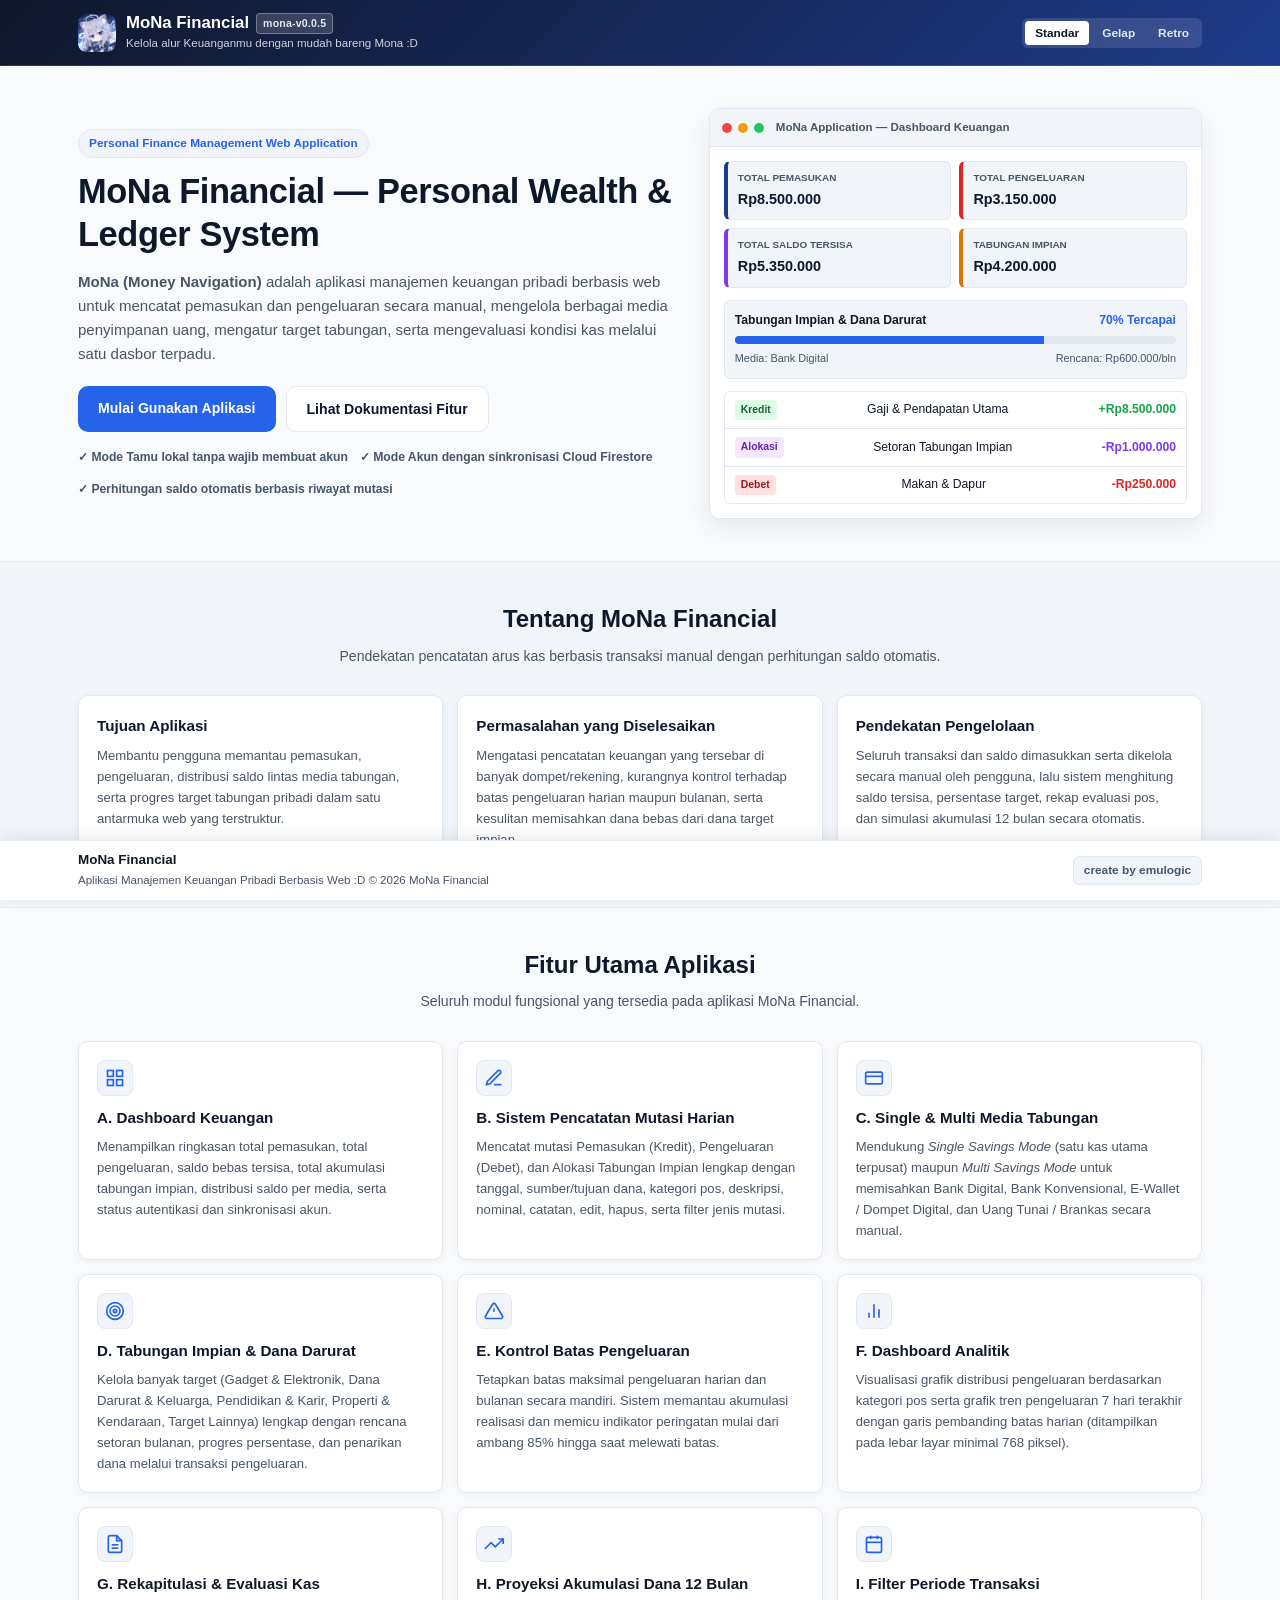
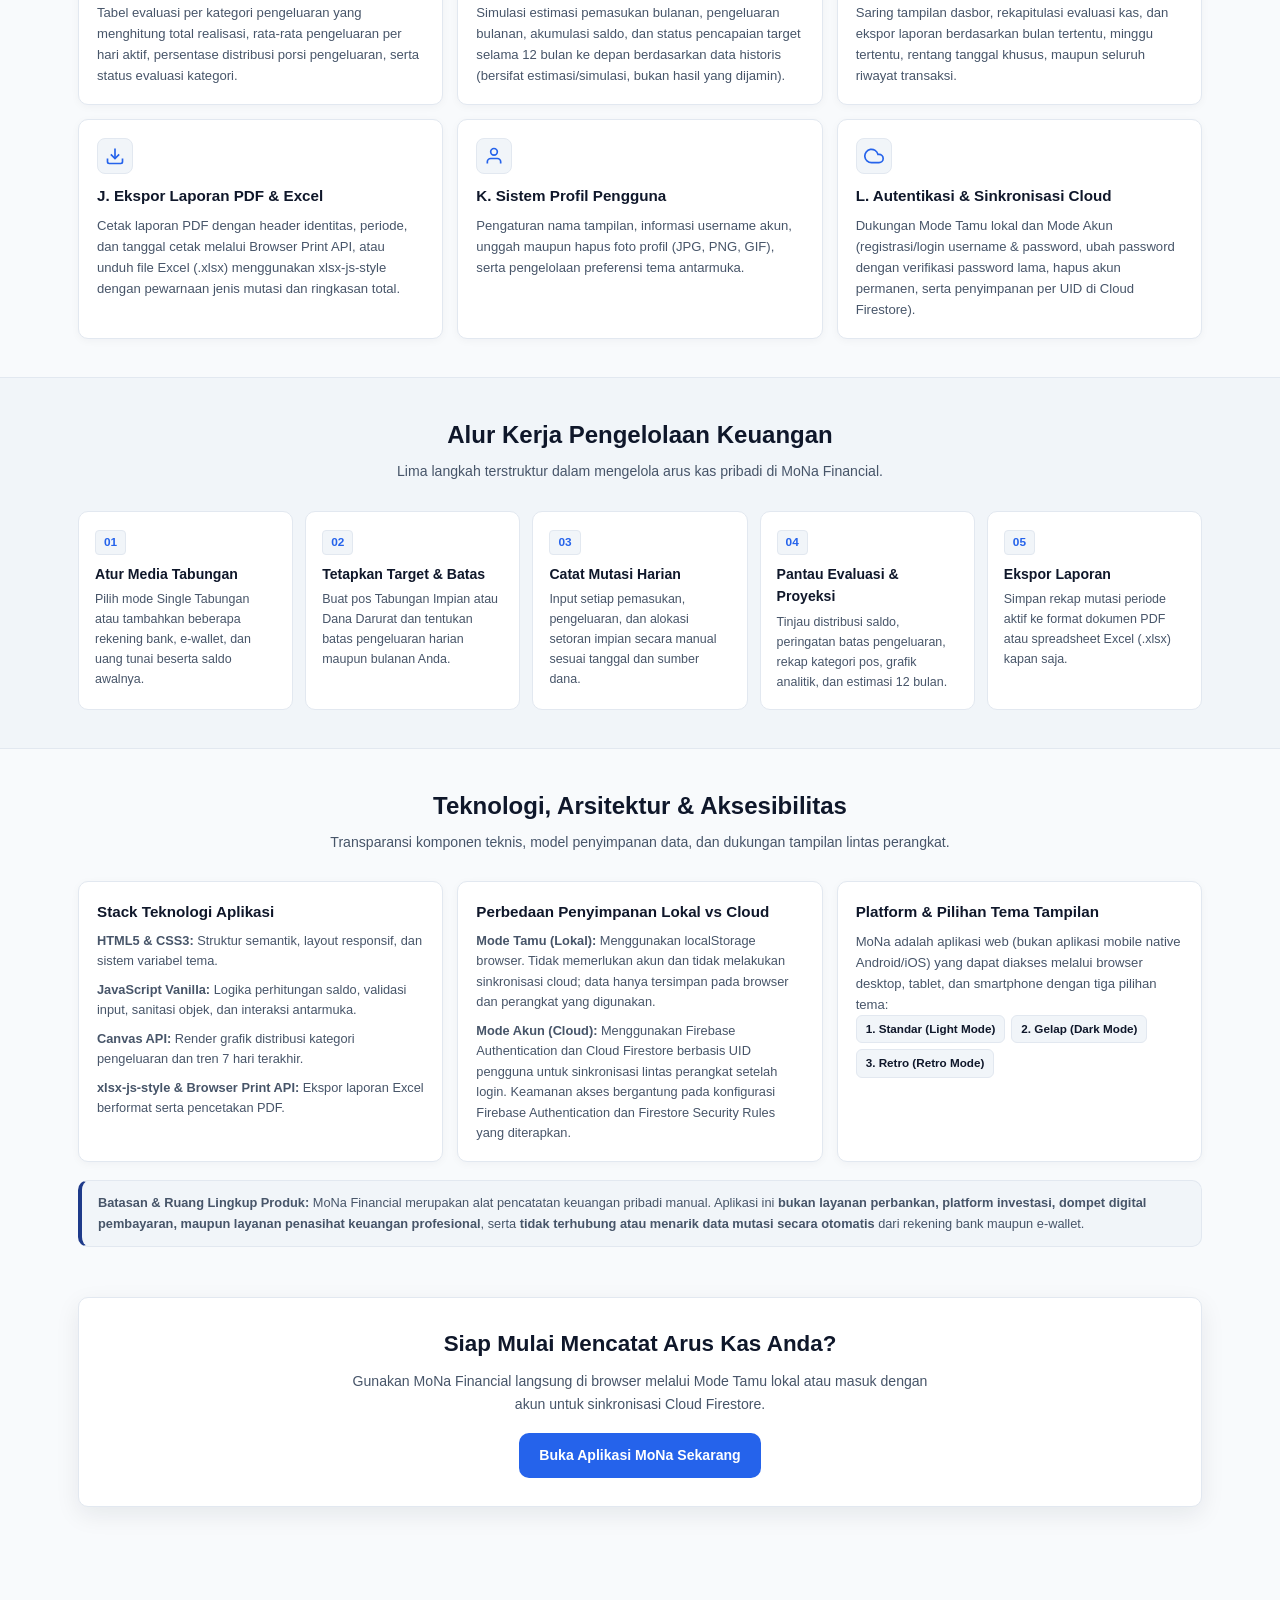
<file: index.html>
<!DOCTYPE html>
<html lang="id">
<head>
    <meta charset="UTF-8">
    <meta name="viewport" content="width=device-width, initial-scale=1.0">
    <meta http-equiv="Content-Security-Policy" content="default-src 'self'; script-src 'self'; style-src 'self'; img-src 'self' data:; object-src 'none'; base-uri 'self'; form-action 'self';">
    <meta name="referrer" content="strict-origin-when-cross-origin">
    <title>MoNa Financial — Kelola alur Keuanganmu dengan mudah bareng Mona :D</title>
    <link rel="stylesheet" href="asset/style/company.css">
</head>
<body>

    <!-- NAVBAR COMPANY PROFILE -->
    <header class="cp-navbar">
        <div class="cp-container cp-nav-inner">
            <div class="cp-brand">
                <div class="cp-logo-badge">
                    <img src="asset/image/mona-icon.png" alt="Logo MoNa Financial" class="cp-logo-img">
                </div>
                <div>
                    <div class="cp-brand-title-row">
                        <span class="cp-brand-title">MoNa Financial</span>
                        <span class="cp-version-badge">mona-v0.0.5</span>
                    </div>
                    <div class="cp-brand-sub">Kelola alur Keuanganmu dengan mudah bareng Mona :D</div>
                </div>
            </div>


            <div class="cp-nav-actions">
                <div class="cp-theme-switcher" aria-label="Pilih Tema Tampilan">
                    <button type="button" class="cp-theme-btn active" data-cp-theme="light">Standar</button>
                    <button type="button" class="cp-theme-btn" data-cp-theme="dark">Gelap</button>
                    <button type="button" class="cp-theme-btn" data-cp-theme="retro">Retro</button>
                </div>
            </div>
        </div>
    </header>

    <!-- 1. HERO SECTION -->
    <section class="cp-hero">
        <div class="cp-container cp-hero-grid">
            <div class="cp-hero-copy">
                <span class="cp-pill">Personal Finance Management Web Application</span>
                <h1>MoNa Financial — Personal Wealth & Ledger System</h1>
                <p>
                    <strong>MoNa (Money Navigation)</strong> adalah aplikasi manajemen keuangan pribadi berbasis web untuk mencatat pemasukan dan pengeluaran secara manual, mengelola berbagai media penyimpanan uang, mengatur target tabungan, serta mengevaluasi kondisi kas melalui satu dasbor terpadu.
                </p>
                <div class="cp-hero-cta">
                    <a href="mona_application.html" class="cp-btn-primary cp-btn-lg">Mulai Gunakan Aplikasi</a>
                    <a href="#fitur" class="cp-btn-outline cp-btn-lg">Lihat Dokumentasi Fitur</a>
                </div>
                <div class="cp-hero-notes">
                    <span>✓ Mode Tamu lokal tanpa wajib membuat akun</span>
                    <span>✓ Mode Akun dengan sinkronisasi Cloud Firestore</span>
                    <span>✓ Perhitungan saldo otomatis berbasis riwayat mutasi</span>
                </div>
            </div>

            <!-- PREVIEW DASHBOARD APLIKASI -->
            <div class="cp-mockup-card">
                <div class="cp-mockup-topbar">
                    <span class="cp-dot red"></span>
                    <span class="cp-dot yellow"></span>
                    <span class="cp-dot green"></span>
                    <span class="cp-mockup-url">MoNa Application — Dashboard Keuangan</span>
                </div>
                <div class="cp-mockup-body">
                    <div class="cp-mock-metrics">
                        <div class="cp-mock-box">
                            <small>TOTAL PEMASUKAN</small>
                            <strong>Rp8.500.000</strong>
                        </div>
                        <div class="cp-mock-box rose">
                            <small>TOTAL PENGELUARAN</small>
                            <strong>Rp3.150.000</strong>
                        </div>
                        <div class="cp-mock-box purple">
                            <small>TOTAL SALDO TERSISA</small>
                            <strong>Rp5.350.000</strong>
                        </div>
                        <div class="cp-mock-box amber">
                            <small>TABUNGAN IMPIAN</small>
                            <strong>Rp4.200.000</strong>
                        </div>
                    </div>

                    <div class="cp-mock-panel">
                        <div class="cp-mock-panel-head">
                            <span>Tabungan Impian & Dana Darurat</span>
                            <span class="cp-mock-badge">70% Tercapai</span>
                        </div>
                        <div class="cp-mock-bar">
                            <div class="cp-mock-bar-fill"></div>
                        </div>
                        <div class="cp-mock-meta">
                            <span>Media: Bank Digital</span>
                            <span>Rencana: Rp600.000/bln</span>
                        </div>
                    </div>

                    <div class="cp-mock-table">
                        <div class="cp-mock-row">
                            <span class="cp-tag green">Kredit</span>
                            <span>Gaji & Pendapatan Utama</span>
                            <strong class="txt-green">+Rp8.500.000</strong>
                        </div>
                        <div class="cp-mock-row">
                            <span class="cp-tag purple">Alokasi</span>
                            <span>Setoran Tabungan Impian</span>
                            <strong class="txt-purple">-Rp1.000.000</strong>
                        </div>
                        <div class="cp-mock-row">
                            <span class="cp-tag red">Debet</span>
                            <span>Makan & Dapur</span>
                            <strong class="txt-red">-Rp250.000</strong>
                        </div>
                    </div>
                </div>
            </div>
        </div>
    </section>

    <!-- 2. ABOUT MONA -->
    <section id="tentang" class="cp-section cp-section-alt">
        <div class="cp-container">
            <div class="cp-section-header">
                <h2>Tentang MoNa Financial</h2>
                <p>Pendekatan pencatatan arus kas berbasis transaksi manual dengan perhitungan saldo otomatis.</p>
            </div>

            <div class="cp-about-grid">
                <div class="cp-feature-card">
                    <h3>Tujuan Aplikasi</h3>
                    <p>Membantu pengguna memantau pemasukan, pengeluaran, distribusi saldo lintas media tabungan, serta progres target tabungan pribadi dalam satu antarmuka web yang terstruktur.</p>
                </div>
                <div class="cp-feature-card">
                    <h3>Permasalahan yang Diselesaikan</h3>
                    <p>Mengatasi pencatatan keuangan yang tersebar di banyak dompet/rekening, kurangnya kontrol terhadap batas pengeluaran harian maupun bulanan, serta kesulitan memisahkan dana bebas dari dana target impian.</p>
                </div>
                <div class="cp-feature-card">
                    <h3>Pendekatan Pengelolaan</h3>
                    <p>Seluruh transaksi dan saldo dimasukkan serta dikelola secara manual oleh pengguna, lalu sistem menghitung saldo tersisa, persentase target, rekap evaluasi pos, dan simulasi akumulasi 12 bulan secara otomatis.</p>
                </div>
            </div>
        </div>
    </section>

    <!-- 3. CORE FEATURES (12 FITUR UTAMA SESUAI SPESIFIKASI) -->
    <section id="fitur" class="cp-section">
        <div class="cp-container">
            <div class="cp-section-header">
                <h2>Fitur Utama Aplikasi</h2>
                <p>Seluruh modul fungsional yang tersedia pada aplikasi MoNa Financial.</p>
            </div>

            <div class="cp-features-grid">
                <article class="cp-feature-card">
                    <div class="cp-feature-icon" aria-hidden="true">
                        <svg viewBox="0 0 24 24" width="20" height="20" fill="none" stroke="currentColor" stroke-width="2"><rect x="3" y="3" width="7" height="7"></rect><rect x="14" y="3" width="7" height="7"></rect><rect x="14" y="14" width="7" height="7"></rect><rect x="3" y="14" width="7" height="7"></rect></svg>
                    </div>
                    <h3>A. Dashboard Keuangan</h3>
                    <p>Menampilkan ringkasan total pemasukan, total pengeluaran, saldo bebas tersisa, total akumulasi tabungan impian, distribusi saldo per media, serta status autentikasi dan sinkronisasi akun.</p>
                </article>

                <article class="cp-feature-card">
                    <div class="cp-feature-icon" aria-hidden="true">
                        <svg viewBox="0 0 24 24" width="20" height="20" fill="none" stroke="currentColor" stroke-width="2"><path d="M12 20h9"></path><path d="M16.5 3.5a2.121 2.121 0 0 1 3 3L7 19l-4 1 1-4L16.5 3.5z"></path></svg>
                    </div>
                    <h3>B. Sistem Pencatatan Mutasi Harian</h3>
                    <p>Mencatat mutasi Pemasukan (Kredit), Pengeluaran (Debet), dan Alokasi Tabungan Impian lengkap dengan tanggal, sumber/tujuan dana, kategori pos, deskripsi, nominal, catatan, edit, hapus, serta filter jenis mutasi.</p>
                </article>

                <article class="cp-feature-card">
                    <div class="cp-feature-icon" aria-hidden="true">
                        <svg viewBox="0 0 24 24" width="20" height="20" fill="none" stroke="currentColor" stroke-width="2"><rect x="2" y="5" width="20" height="14" rx="2"></rect><line x1="2" y1="10" x2="22" y2="10"></line></svg>
                    </div>
                    <h3>C. Single & Multi Media Tabungan</h3>
                    <p>Mendukung <em>Single Savings Mode</em> (satu kas utama terpusat) maupun <em>Multi Savings Mode</em> untuk memisahkan Bank Digital, Bank Konvensional, E-Wallet / Dompet Digital, dan Uang Tunai / Brankas secara manual.</p>
                </article>

                <article class="cp-feature-card">
                    <div class="cp-feature-icon" aria-hidden="true">
                        <svg viewBox="0 0 24 24" width="20" height="20" fill="none" stroke="currentColor" stroke-width="2"><circle cx="12" cy="12" r="10"></circle><circle cx="12" cy="12" r="6"></circle><circle cx="12" cy="12" r="2"></circle></svg>
                    </div>
                    <h3>D. Tabungan Impian & Dana Darurat</h3>
                    <p>Kelola banyak target (Gadget & Elektronik, Dana Darurat & Keluarga, Pendidikan & Karir, Properti & Kendaraan, Target Lainnya) lengkap dengan rencana setoran bulanan, progres persentase, dan penarikan dana melalui transaksi pengeluaran.</p>
                </article>

                <article class="cp-feature-card">
                    <div class="cp-feature-icon" aria-hidden="true">
                        <svg viewBox="0 0 24 24" width="20" height="20" fill="none" stroke="currentColor" stroke-width="2"><path d="M10.29 3.86L1.82 18a2 2 0 0 0 1.71 3h16.94a2 2 0 0 0 1.71-3L13.71 3.86a2 2 0 0 0-3.42 0z"></path><line x1="12" y1="9" x2="12" y2="13"></line><line x1="12" y1="17" x2="12.01" y2="17"></line></svg>
                    </div>
                    <h3>E. Kontrol Batas Pengeluaran</h3>
                    <p>Tetapkan batas maksimal pengeluaran harian dan bulanan secara mandiri. Sistem memantau akumulasi realisasi dan memicu indikator peringatan mulai dari ambang 85% hingga saat melewati batas.</p>
                </article>

                <article class="cp-feature-card">
                    <div class="cp-feature-icon" aria-hidden="true">
                        <svg viewBox="0 0 24 24" width="20" height="20" fill="none" stroke="currentColor" stroke-width="2"><line x1="18" y1="20" x2="18" y2="10"></line><line x1="12" y1="20" x2="12" y2="4"></line><line x1="6" y1="20" x2="6" y2="14"></line></svg>
                    </div>
                    <h3>F. Dashboard Analitik</h3>
                    <p>Visualisasi grafik distribusi pengeluaran berdasarkan kategori pos serta grafik tren pengeluaran 7 hari terakhir dengan garis pembanding batas harian (ditampilkan pada lebar layar minimal 768 piksel).</p>
                </article>

                <article class="cp-feature-card">
                    <div class="cp-feature-icon" aria-hidden="true">
                        <svg viewBox="0 0 24 24" width="20" height="20" fill="none" stroke="currentColor" stroke-width="2"><path d="M14 2H6a2 2 0 0 0-2 2v16a2 2 0 0 0 2 2h12a2 2 0 0 0 2-2V8z"></path><polyline points="14 2 14 8 20 8"></polyline><line x1="16" y1="13" x2="8" y2="13"></line><line x1="16" y1="17" x2="8" y2="17"></line></svg>
                    </div>
                    <h3>G. Rekapitulasi & Evaluasi Kas</h3>
                    <p>Tabel evaluasi per kategori pengeluaran yang menghitung total realisasi, rata-rata pengeluaran per hari aktif, persentase distribusi porsi pengeluaran, serta status evaluasi kategori.</p>
                </article>

                <article class="cp-feature-card">
                    <div class="cp-feature-icon" aria-hidden="true">
                        <svg viewBox="0 0 24 24" width="20" height="20" fill="none" stroke="currentColor" stroke-width="2"><polyline points="23 6 13.5 15.5 8.5 10.5 1 18"></polyline><polyline points="17 6 23 6 23 12"></polyline></svg>
                    </div>
                    <h3>H. Proyeksi Akumulasi Dana 12 Bulan</h3>
                    <p>Simulasi estimasi pemasukan bulanan, pengeluaran bulanan, akumulasi saldo, dan status pencapaian target selama 12 bulan ke depan berdasarkan data historis (bersifat estimasi/simulasi, bukan hasil yang dijamin).</p>
                </article>

                <article class="cp-feature-card">
                    <div class="cp-feature-icon" aria-hidden="true">
                        <svg viewBox="0 0 24 24" width="20" height="20" fill="none" stroke="currentColor" stroke-width="2"><rect x="3" y="4" width="18" height="18" rx="2" ry="2"></rect><line x1="16" y1="2" x2="16" y2="6"></line><line x1="8" y1="2" x2="8" y2="6"></line><line x1="3" y1="10" x2="21" y2="10"></line></svg>
                    </div>
                    <h3>I. Filter Periode Transaksi</h3>
                    <p>Saring tampilan dasbor, rekapitulasi evaluasi kas, dan ekspor laporan berdasarkan bulan tertentu, minggu tertentu, rentang tanggal khusus, maupun seluruh riwayat transaksi.</p>
                </article>

                <article class="cp-feature-card">
                    <div class="cp-feature-icon" aria-hidden="true">
                        <svg viewBox="0 0 24 24" width="20" height="20" fill="none" stroke="currentColor" stroke-width="2"><path d="M21 15v4a2 2 0 0 1-2 2H5a2 2 0 0 1-2-2v-4"></path><polyline points="7 10 12 15 17 10"></polyline><line x1="12" y1="15" x2="12" y2="3"></line></svg>
                    </div>
                    <h3>J. Ekspor Laporan PDF & Excel</h3>
                    <p>Cetak laporan PDF dengan header identitas, periode, dan tanggal cetak melalui Browser Print API, atau unduh file Excel (<code>.xlsx</code>) menggunakan <code>xlsx-js-style</code> dengan pewarnaan jenis mutasi dan ringkasan total.</p>
                </article>

                <article class="cp-feature-card">
                    <div class="cp-feature-icon" aria-hidden="true">
                        <svg viewBox="0 0 24 24" width="20" height="20" fill="none" stroke="currentColor" stroke-width="2"><path d="M20 21v-2a4 4 0 0 0-4-4H8a4 4 0 0 0-4 4v2"></path><circle cx="12" cy="7" r="4"></circle></svg>
                    </div>
                    <h3>K. Sistem Profil Pengguna</h3>
                    <p>Pengaturan nama tampilan, informasi username akun, unggah maupun hapus foto profil (JPG, PNG, GIF), serta pengelolaan preferensi tema antarmuka.</p>
                </article>

                <article class="cp-feature-card">
                    <div class="cp-feature-icon" aria-hidden="true">
                        <svg viewBox="0 0 24 24" width="20" height="20" fill="none" stroke="currentColor" stroke-width="2"><path d="M18 10h-1.26A8 8 0 1 0 9 20h9a5 5 0 0 0 0-10z"></path></svg>
                    </div>
                    <h3>L. Autentikasi & Sinkronisasi Cloud</h3>
                    <p>Dukungan Mode Tamu lokal dan Mode Akun (registrasi/login username & password, ubah password dengan verifikasi password lama, hapus akun permanen, serta penyimpanan per UID di Cloud Firestore).</p>
                </article>
            </div>
        </div>
    </section>

    <!-- 4. HOW IT WORKS -->
    <section id="cara-kerja" class="cp-section cp-section-alt">
        <div class="cp-container">
            <div class="cp-section-header">
                <h2>Alur Kerja Pengelolaan Keuangan</h2>
                <p>Lima langkah terstruktur dalam mengelola arus kas pribadi di MoNa Financial.</p>
            </div>

            <div class="cp-steps-grid">
                <div class="cp-step-card">
                    <span class="cp-step-num">01</span>
                    <h3>Atur Media Tabungan</h3>
                    <p>Pilih mode Single Tabungan atau tambahkan beberapa rekening bank, e-wallet, dan uang tunai beserta saldo awalnya.</p>
                </div>
                <div class="cp-step-card">
                    <span class="cp-step-num">02</span>
                    <h3>Tetapkan Target & Batas</h3>
                    <p>Buat pos Tabungan Impian atau Dana Darurat dan tentukan batas pengeluaran harian maupun bulanan Anda.</p>
                </div>
                <div class="cp-step-card">
                    <span class="cp-step-num">03</span>
                    <h3>Catat Mutasi Harian</h3>
                    <p>Input setiap pemasukan, pengeluaran, dan alokasi setoran impian secara manual sesuai tanggal dan sumber dana.</p>
                </div>
                <div class="cp-step-card">
                    <span class="cp-step-num">04</span>
                    <h3>Pantau Evaluasi & Proyeksi</h3>
                    <p>Tinjau distribusi saldo, peringatan batas pengeluaran, rekap kategori pos, grafik analitik, dan estimasi 12 bulan.</p>
                </div>
                <div class="cp-step-card">
                    <span class="cp-step-num">05</span>
                    <h3>Ekspor Laporan</h3>
                    <p>Simpan rekap mutasi periode aktif ke format dokumen PDF atau spreadsheet Excel (<code>.xlsx</code>) kapan saja.</p>
                </div>
            </div>
        </div>
    </section>

    <!-- 5. TECHNOLOGY & ARCHITECTURE + PLATFORM & ACCESSIBILITY -->
    <section id="arsitektur" class="cp-section">
        <div class="cp-container">
            <div class="cp-section-header">
                <h2>Teknologi, Arsitektur & Aksesibilitas</h2>
                <p>Transparansi komponen teknis, model penyimpanan data, dan dukungan tampilan lintas perangkat.</p>
            </div>

            <div class="cp-arch-grid">
                <div class="cp-feature-card">
                    <h3>Stack Teknologi Aplikasi</h3>
                    <ul class="cp-clean-list">
                        <li><strong>HTML5 & CSS3:</strong> Struktur semantik, layout responsif, dan sistem variabel tema.</li>
                        <li><strong>JavaScript Vanilla:</strong> Logika perhitungan saldo, validasi input, sanitasi objek, dan interaksi antarmuka.</li>
                        <li><strong>Canvas API:</strong> Render grafik distribusi kategori pengeluaran dan tren 7 hari terakhir.</li>
                        <li><strong>xlsx-js-style & Browser Print API:</strong> Ekspor laporan Excel berformat serta pencetakan PDF.</li>
                    </ul>
                </div>

                <div class="cp-feature-card">
                    <h3>Perbedaan Penyimpanan Lokal vs Cloud</h3>
                    <ul class="cp-clean-list">
                        <li><strong>Mode Tamu (Lokal):</strong> Menggunakan <code>localStorage</code> browser. Tidak memerlukan akun dan tidak melakukan sinkronisasi cloud; data hanya tersimpan pada browser dan perangkat yang digunakan.</li>
                        <li><strong>Mode Akun (Cloud):</strong> Menggunakan Firebase Authentication dan Cloud Firestore berbasis UID pengguna untuk sinkronisasi lintas perangkat setelah login. Keamanan akses bergantung pada konfigurasi Firebase Authentication dan Firestore Security Rules yang diterapkan.</li>
                    </ul>
                </div>

                <div class="cp-feature-card">
                    <h3>Platform & Pilihan Tema Tampilan</h3>
                    <p style="margin-bottom: 10px;">MoNa adalah aplikasi web (bukan aplikasi mobile native Android/iOS) yang dapat diakses melalui browser desktop, tablet, dan smartphone dengan tiga pilihan tema:</p>
                    <div class="cp-theme-pills">
                        <span class="cp-badge-pill">1. Standar (Light Mode)</span>
                        <span class="cp-badge-pill">2. Gelap (Dark Mode)</span>
                        <span class="cp-badge-pill">3. Retro (Retro Mode)</span>
                    </div>
                </div>
            </div>

            <!-- BATASAN PRODUK -->
            <div class="cp-disclaimer-box">
                <strong>Batasan & Ruang Lingkup Produk:</strong> MoNa Financial merupakan alat pencatatan keuangan pribadi manual. Aplikasi ini <strong>bukan layanan perbankan, platform investasi, dompet digital pembayaran, maupun layanan penasihat keuangan profesional</strong>, serta <strong>tidak terhubung atau menarik data mutasi secara otomatis</strong> dari rekening bank maupun e-wallet.
            </div>
        </div>
    </section>

    <!-- 6. CALL TO ACTION -->
    <section class="cp-cta-section">
        <div class="cp-container">
            <div class="cp-cta-card">
                <h2>Siap Mulai Mencatat Arus Kas Anda?</h2>
                <p>Gunakan MoNa Financial langsung di browser melalui Mode Tamu lokal atau masuk dengan akun untuk sinkronisasi Cloud Firestore.</p>
                <a href="mona_application.html" class="cp-btn-primary cp-btn-lg">Buka Aplikasi MoNa Sekarang</a>
            </div>
        </div>
    </section>

    <!-- FIXED BOTTOM BAR FOOTER -->
    <footer class="cp-footer">
        <div class="cp-container cp-footer-inner">
            <div class="cp-footer-copy">
                <strong>MoNa Financial</strong>
                <p>Aplikasi Manajemen Keuangan Pribadi Berbasis Web :D © 2026 MoNa Financial</p>
            </div>
            <div class="cp-footer-wm">create by emulogic</div>
        </div>
    </footer>

    <script src="asset/script/company.js"></script>
</body>
</html>
</file>
<file: asset/style/company.css>
:root {
    --bg-page: #f8fafc;
    --bg-card: #ffffff;
    --bg-subtle: #f1f5f9;
    --border: #e2e8f0;
    --text-main: #0f172a;
    --text-sub: #475569;
    --primary: #1e3a8a;
    --accent: #2563eb;
    --green: #16a34a;
    --rose: #dc2626;
    --purple: #7c3aed;
    --amber: #d97706;
    --radius: 10px;
    --shadow: 0 8px 24px rgba(15, 23, 42, 0.08);
}

body.dark-mode {
    --bg-page: #0f172a;
    --bg-card: #1e293b;
    --bg-subtle: #334155;
    --border: #334155;
    --text-main: #f8fafc;
    --text-sub: #cbd5e1;
}

body.retro-mode {
    --bg-page: #f3ead8;
    --bg-card: #fbf6ec;
    --bg-subtle: #ede0c8;
    --border: #2c221e;
    --text-main: #2c221e;
    --text-sub: #5c4b42;
    --primary: #b45309;
    --accent: #0f766e;
    --radius: 3px;
    --shadow: 5px 5px 0px #2c221e;
    background-image: radial-gradient(rgba(44, 34, 30, 0.08) 1px, transparent 0);
    background-size: 16px 16px;
}

* {
    box-sizing: border-box;
    margin: 0;
    padding: 0;
    font-family: -apple-system, BlinkMacSystemFont, "Segoe UI", Roboto, Helvetica, Arial, sans-serif;
}

body.retro-mode,
body.retro-mode button,
body.retro-mode a {
    font-family: "Courier New", Courier, "Lucida Console", monospace;
}

body {
    background-color: var(--bg-page);
    color: var(--text-main);
    line-height: 1.6;
    padding-bottom: 84px;
    transition: background-color 0.25s ease, color 0.25s ease;
}

.cp-container {
    max-width: 1160px;
    margin: 0 auto;
    padding: 0 18px;
}

/* NAVBAR */
.cp-navbar {
    background: linear-gradient(135deg, #0f172a 0%, #1e3a8a 100%);
    color: #ffffff;
    padding: 13px 0;
    position: sticky;
    top: 0;
    z-index: 100;
    border-bottom: 1px solid rgba(255, 255, 255, 0.12);
}

body.retro-mode .cp-navbar {
    background: #2c221e;
    border-bottom: 3px solid #b45309;
}

.cp-nav-inner {
    display: flex;
    flex-wrap: wrap;
    align-items: center;
    justify-content: space-between;
    gap: 12px;
}

.cp-brand {
    display: flex;
    align-items: center;
    gap: 10px;
}

.cp-logo-badge {
    width: 38px;
    height: 38px;
    border-radius: 8px;
    background: #2563eb;
    overflow: hidden;
    display: flex;
    align-items: center;
    justify-content: center;
    flex-shrink: 0;
}

.cp-logo-img {
    width: 100%;
    height: 100%;
    object-fit: cover;
    display: block;
}

body.retro-mode .cp-logo-badge {
    background: #b45309;
    border: 2px solid #fbf6ec;
    border-radius: 2px;
}

.cp-brand-title-row {
    display: flex;
    align-items: center;
    gap: 7px;
    flex-wrap: wrap;
}

.cp-brand-title {
    font-weight: 800;
    font-size: 1.05rem;
    line-height: 1.2;
}

.cp-version-badge {
    display: inline-block;
    font-size: 0.66rem;
    font-weight: 700;
    padding: 1px 6px;
    border-radius: 4px;
    background: rgba(255, 255, 255, 0.16);
    border: 1px solid rgba(255, 255, 255, 0.3);
    color: #e2e8f0;
    letter-spacing: 0.2px;
}

.cp-brand-sub {
    font-size: 0.72rem;
    color: #cbd5e1;
}

.cp-nav-links {
    display: none;
    align-items: center;
    gap: 18px;
}

@media (min-width: 920px) {
    .cp-nav-links {
        display: flex;
    }
}

.cp-nav-links a {
    color: #e2e8f0;
    text-decoration: none;
    font-size: 0.8rem;
    font-weight: 600;
}

.cp-nav-links a:hover {
    color: #ffffff;
}

.cp-nav-actions {
    display: flex;
    align-items: center;
    gap: 10px;
    flex-wrap: wrap;
}

.cp-theme-switcher {
    display: inline-flex;
    background: rgba(255, 255, 255, 0.12);
    padding: 3px;
    border-radius: 6px;
    gap: 3px;
}

.cp-theme-btn {
    background: transparent;
    color: #e2e8f0;
    border: none;
    padding: 5px 10px;
    font-size: 0.74rem;
    font-weight: 600;
    border-radius: 4px;
    cursor: pointer;
}

.cp-theme-btn.active {
    background: #ffffff;
    color: #0f172a;
}

.cp-btn-primary {
    background: var(--accent);
    color: #ffffff;
    text-decoration: none;
    padding: 8px 16px;
    border-radius: var(--radius);
    font-size: 0.82rem;
    font-weight: 700;
    display: inline-block;
    text-align: center;
    transition: transform 0.15s ease, opacity 0.2s ease;
}

.cp-btn-primary:hover {
    opacity: 0.92;
    transform: translateY(-1px);
}

.cp-btn-outline {
    border: 1px solid var(--border);
    background: var(--bg-card);
    color: var(--text-main);
    text-decoration: none;
    padding: 8px 16px;
    border-radius: var(--radius);
    font-size: 0.82rem;
    font-weight: 700;
    display: inline-block;
}

.cp-btn-lg {
    padding: 11px 20px;
    font-size: 0.88rem;
}

body.retro-mode .cp-btn-primary,
body.retro-mode .cp-btn-outline {
    border: 2px solid #2c221e;
    box-shadow: 3px 3px 0px #2c221e;
}

/* HERO */
.cp-hero {
    padding: 42px 0;
}

.cp-hero-grid {
    display: grid;
    grid-template-columns: 1fr;
    gap: 28px;
    align-items: center;
}

@media (min-width: 900px) {
    .cp-hero-grid {
        grid-template-columns: 1.1fr 0.9fr;
    }
}

.cp-pill {
    display: inline-block;
    background: var(--bg-subtle);
    border: 1px solid var(--border);
    padding: 4px 10px;
    border-radius: 20px;
    font-size: 0.74rem;
    font-weight: 700;
    color: var(--accent);
    margin-bottom: 12px;
}

.cp-hero-copy h1 {
    font-size: 1.72rem;
    line-height: 1.25;
    margin-bottom: 14px;
    letter-spacing: -0.4px;
}

@media (min-width: 768px) {
    .cp-hero-copy h1 {
        font-size: 2.15rem;
    }
}

.cp-hero-copy p {
    color: var(--text-sub);
    font-size: 0.94rem;
    margin-bottom: 20px;
}

.cp-hero-cta {
    display: flex;
    flex-wrap: wrap;
    gap: 10px;
    margin-bottom: 16px;
}

.cp-hero-notes {
    display: flex;
    flex-wrap: wrap;
    gap: 12px;
    font-size: 0.76rem;
    color: var(--text-sub);
    font-weight: 600;
}

/* MOCKUP CARD */
.cp-mockup-card {
    background: var(--bg-card);
    border: 1px solid var(--border);
    border-radius: var(--radius);
    box-shadow: var(--shadow);
    overflow: hidden;
}

body.retro-mode .cp-mockup-card {
    border: 2px solid #2c221e;
}

.cp-mockup-topbar {
    background: var(--bg-subtle);
    padding: 9px 12px;
    border-bottom: 1px solid var(--border);
    display: flex;
    align-items: center;
    gap: 6px;
}

.cp-dot {
    width: 10px;
    height: 10px;
    border-radius: 50%;
}

.cp-dot.red { background: #ef4444; }
.cp-dot.yellow { background: #f59e0b; }
.cp-dot.green { background: #22c55e; }

.cp-mockup-url {
    font-size: 0.72rem;
    color: var(--text-sub);
    margin-left: 6px;
    font-weight: 600;
}

.cp-mockup-body {
    padding: 14px;
}

.cp-mock-metrics {
    display: grid;
    grid-template-columns: repeat(2, 1fr);
    gap: 8px;
    margin-bottom: 12px;
}

.cp-mock-box {
    background: var(--bg-subtle);
    border: 1px solid var(--border);
    border-left: 4px solid var(--primary);
    border-radius: 6px;
    padding: 8px 10px;
}

.cp-mock-box.rose { border-left-color: var(--rose); }
.cp-mock-box.purple { border-left-color: var(--purple); }
.cp-mock-box.amber { border-left-color: var(--amber); }

.cp-mock-box small {
    display: block;
    font-size: 0.62rem;
    color: var(--text-sub);
    font-weight: 700;
}

.cp-mock-box strong {
    font-size: 0.9rem;
}

.cp-mock-panel {
    background: var(--bg-subtle);
    border: 1px solid var(--border);
    border-radius: 6px;
    padding: 10px;
    margin-bottom: 12px;
}

.cp-mock-panel-head {
    display: flex;
    justify-content: space-between;
    font-size: 0.76rem;
    font-weight: 700;
    margin-bottom: 6px;
}

.cp-mock-badge {
    color: var(--accent);
}

.cp-mock-bar {
    height: 8px;
    background: var(--border);
    border-radius: 4px;
    overflow: hidden;
    margin-bottom: 6px;
}

.cp-mock-bar-fill {
    height: 100%;
    width: 70%;
    background: var(--accent);
}

.cp-mock-meta {
    display: flex;
    justify-content: space-between;
    font-size: 0.68rem;
    color: var(--text-sub);
}

.cp-mock-table {
    border: 1px solid var(--border);
    border-radius: 6px;
    overflow: hidden;
}

.cp-mock-row {
    display: flex;
    justify-content: space-between;
    align-items: center;
    padding: 8px 10px;
    font-size: 0.76rem;
    border-bottom: 1px solid var(--border);
    gap: 8px;
}

.cp-mock-row:last-child {
    border-bottom: none;
}

.cp-tag {
    font-size: 0.65rem;
    padding: 2px 6px;
    border-radius: 4px;
    font-weight: 700;
}

.cp-tag.green { background: #dcfce7; color: #166534; }
.cp-tag.purple { background: #f3e8ff; color: #6b21a8; }
.cp-tag.red { background: #fee2e2; color: #991b1b; }

.txt-green { color: var(--green); }
.txt-purple { color: var(--purple); }
.txt-red { color: var(--rose); }

/* SECTIONS */
.cp-section {
    padding: 38px 0;
}

.cp-section-alt {
    background: var(--bg-subtle);
    border-top: 1px solid var(--border);
    border-bottom: 1px solid var(--border);
}

.cp-section-header {
    text-align: center;
    max-width: 680px;
    margin: 0 auto 28px auto;
}

.cp-section-header h2 {
    font-size: 1.5rem;
    margin-bottom: 6px;
}

.cp-section-header p {
    color: var(--text-sub);
    font-size: 0.88rem;
}

.cp-about-grid,
.cp-arch-grid {
    display: grid;
    grid-template-columns: 1fr;
    gap: 14px;
}

@media (min-width: 820px) {
    .cp-about-grid,
    .cp-arch-grid {
        grid-template-columns: repeat(3, 1fr);
    }
}

.cp-features-grid {
    display: grid;
    grid-template-columns: 1fr;
    gap: 14px;
}

@media (min-width: 640px) {
    .cp-features-grid {
        grid-template-columns: repeat(2, 1fr);
    }
}

@media (min-width: 960px) {
    .cp-features-grid {
        grid-template-columns: repeat(3, 1fr);
    }
}

.cp-feature-card {
    background: var(--bg-card);
    border: 1px solid var(--border);
    border-radius: var(--radius);
    padding: 18px;
    box-shadow: 0 2px 8px rgba(15, 23, 42, 0.04);
}

body.retro-mode .cp-feature-card {
    border: 2px solid #2c221e;
    box-shadow: 4px 4px 0px #2c221e;
}

.cp-feature-icon {
    width: 36px;
    height: 36px;
    border-radius: 8px;
    background: var(--bg-subtle);
    border: 1px solid var(--border);
    color: var(--accent);
    display: inline-flex;
    align-items: center;
    justify-content: center;
    margin-bottom: 10px;
}

.cp-feature-card h3 {
    font-size: 0.95rem;
    margin-bottom: 6px;
    color: var(--text-main);
}

.cp-feature-card p {
    font-size: 0.82rem;
    color: var(--text-sub);
}

/* STEPS GRID */
.cp-steps-grid {
    display: grid;
    grid-template-columns: 1fr;
    gap: 12px;
}

@media (min-width: 720px) {
    .cp-steps-grid {
        grid-template-columns: repeat(5, 1fr);
    }
}

.cp-step-card {
    background: var(--bg-card);
    border: 1px solid var(--border);
    border-radius: var(--radius);
    padding: 16px;
}

body.retro-mode .cp-step-card {
    border: 2px solid #2c221e;
}

.cp-step-num {
    display: inline-block;
    font-size: 0.74rem;
    font-weight: 800;
    color: var(--accent);
    background: var(--bg-subtle);
    border: 1px solid var(--border);
    padding: 2px 8px;
    border-radius: 4px;
    margin-bottom: 8px;
}

.cp-step-card h3 {
    font-size: 0.88rem;
    margin-bottom: 5px;
}

.cp-step-card p {
    font-size: 0.78rem;
    color: var(--text-sub);
}

/* ARCHITECTURE LIST & DISCLAIMER */
.cp-clean-list {
    list-style: none;
    display: flex;
    flex-direction: column;
    gap: 8px;
    font-size: 0.8rem;
    color: var(--text-sub);
}

.cp-theme-pills {
    display: flex;
    flex-wrap: wrap;
    gap: 6px;
}

.cp-badge-pill {
    font-size: 0.73rem;
    font-weight: 700;
    padding: 4px 9px;
    border-radius: 6px;
    background: var(--bg-subtle);
    border: 1px solid var(--border);
    color: var(--text-main);
}

.cp-disclaimer-box {
    margin-top: 18px;
    background: var(--bg-subtle);
    border: 1px solid var(--border);
    border-left: 4px solid var(--primary);
    border-radius: var(--radius);
    padding: 12px 16px;
    font-size: 0.8rem;
    color: var(--text-sub);
}

/* CTA SECTION */
.cp-cta-section {
    padding: 12px 0 42px 0;
}

.cp-cta-card {
    background: var(--bg-card);
    border: 1px solid var(--border);
    border-radius: var(--radius);
    padding: 28px 20px;
    text-align: center;
    box-shadow: var(--shadow);
}

body.retro-mode .cp-cta-card {
    border: 2px solid #2c221e;
}

.cp-cta-card h2 {
    font-size: 1.4rem;
    margin-bottom: 8px;
}

.cp-cta-card p {
    font-size: 0.88rem;
    color: var(--text-sub);
    max-width: 580px;
    margin: 0 auto 18px auto;
}

/* FIXED BOTTOM BAR FOOTER */
.cp-footer {
    position: fixed;
    bottom: 0;
    left: 0;
    right: 0;
    z-index: 95;
    background: var(--bg-card);
    border-top: 1px solid var(--border);
    box-shadow: 0 -4px 16px rgba(15, 23, 42, 0.08);
    padding: 11px 0;
}

body.retro-mode .cp-footer {
    border-top: 3px solid #2c221e;
}

.cp-footer-inner {
    display: flex;
    align-items: center;
    justify-content: space-between;
    gap: 12px;
}

.cp-footer-copy strong {
    display: block;
    font-size: 0.84rem;
    line-height: 1.2;
}

.cp-footer-copy p {
    font-size: 0.72rem;
    color: var(--text-sub);
    margin-top: 2px;
}

.cp-footer-wm {
    font-size: 0.74rem;
    font-weight: 700;
    color: var(--text-sub);
    background: var(--bg-subtle);
    border: 1px solid var(--border);
    padding: 4px 10px;
    border-radius: 6px;
    white-space: nowrap;
}

@media (max-width: 640px) {
    body {
        padding-bottom: 76px;
    }
    .cp-footer-inner {
        flex-direction: column;
        text-align: center;
        gap: 4px;
    }
    .cp-footer-copy p {
        display: none;
    }
}
</file>
